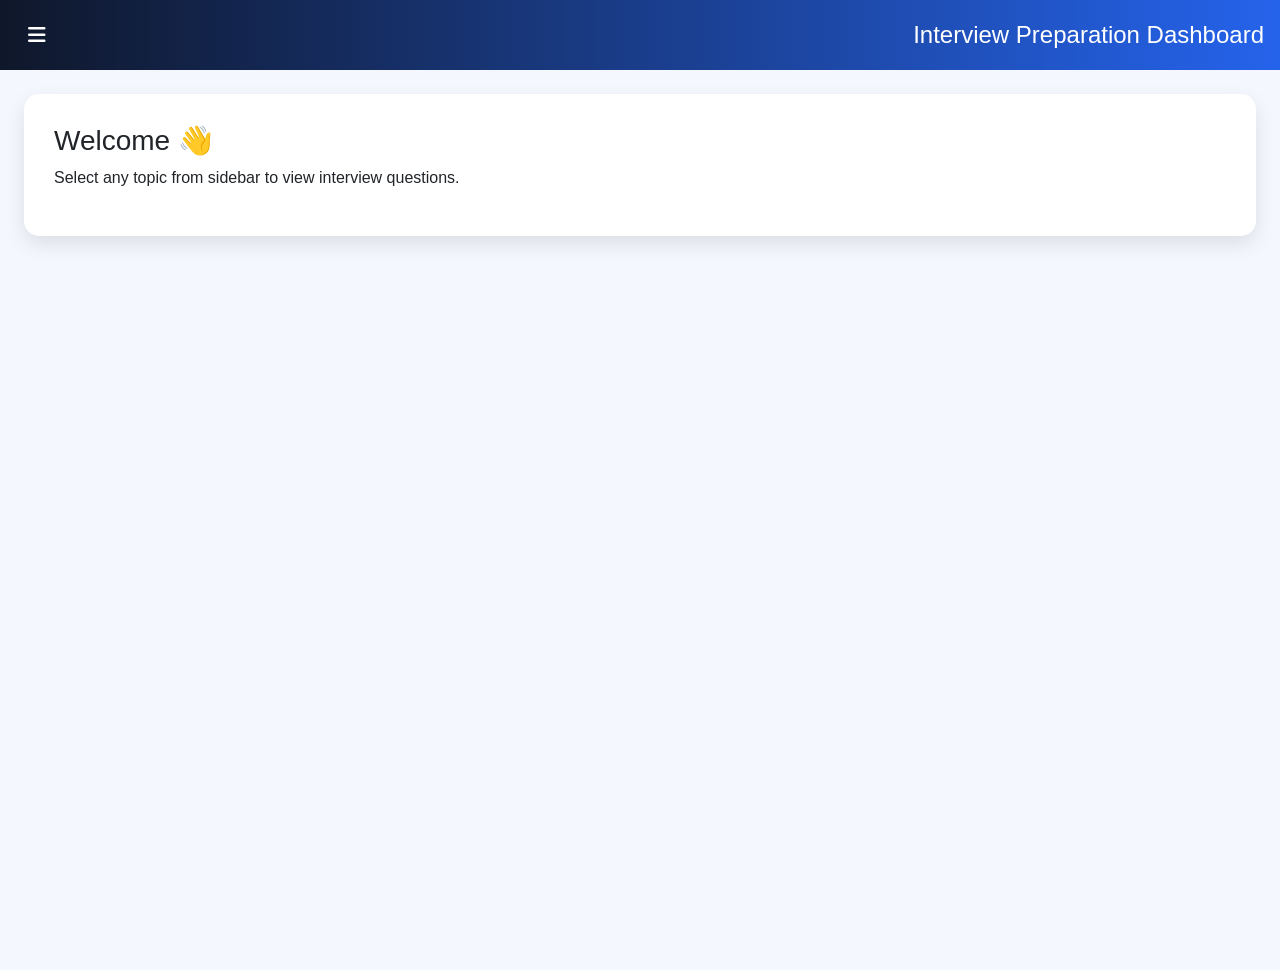
<file: index.html>
<!DOCTYPE html>
<html lang="en">
<head>
    <meta charset="UTF-8">
    <meta name="viewport" content="width=device-width, initial-scale=1.0">
    <title>Interview Dashboard</title>

    <!-- Bootstrap -->
    <link href="https://cdn.jsdelivr.net/npm/bootstrap@5.3.3/dist/css/bootstrap.min.css" rel="stylesheet">
    
    <!-- Font Awesome -->
    <link rel="stylesheet" href="https://cdnjs.cloudflare.com/ajax/libs/font-awesome/6.5.1/css/all.min.css">

    <!-- Custom CSS -->
    <link rel="stylesheet" href="style.css">
    
</head>
<body>

    <!-- HEADER -->
    <nav class="navbar navbar-dark top-header px-3">
        <button class="btn toggle-btn" id="menu-toggle">
            <i class="fas fa-bars"></i>
        </button>
        <h4 class="text-white mb-0">Interview Preparation Dashboard</h4>
    </nav>

    <div class="d-flex" id="wrapper">

        <!-- SIDEBAR -->
        <div class="sidebar" id="sidebar-wrapper">
            <div class="sidebar-heading">Topics</div>

            <div class="accordion" id="menuAccordion">

                <div class="accordion-item bg-transparent border-0">
                    <h2 class="accordion-header">
                        <button class="accordion-button collapsed menu-parent" type="button" data-bs-toggle="collapse" data-bs-target="#dotnetMenu">
                            <i class="fa-brands fa-microsoft me-2"></i> .NET Core / ASP.NET Core (Advanced)
                        </button>
                    </h2>
                    <div id="dotnetMenu" class="accordion-collapse collapse">
                        <div class="accordion-body p-0">
                            <a href="#" class="menu-child" onclick="loadTopic('BasicAdvance')">Basics → Advanced</a>
                            <a href="#" class="menu-child" onclick="loadTopic('middlewareorder')">Middleware Ordering</a>
                            <a href="#" class="menu-child" onclick="loadTopic('IEnumerable')">IEnumerable/IQueryable</a>
                        </div>
                    </div>
                </div>

                <div class="accordion-item bg-transparent border-0">
                    <h2 class="accordion-header">
                        <button class="accordion-button collapsed menu-parent" type="button" data-bs-toggle="collapse" data-bs-target="#sqlMenu">
                            <i class="fas fa-database me-2"></i> SQL Server
                        </button>
                    </h2>
                    <div id="sqlMenu" class="accordion-collapse collapse">
                        <div class="accordion-body p-0">
                            <a href="#" class="menu-child" onclick="loadTopic('joins')">SQL Joins</a>
                            <a href="#" class="menu-child" onclick="loadTopic('indexing')">Indexing</a>
                        </div>
                    </div>
                </div>

            </div>
        </div>

        <!-- PAGE CONTENT -->
        <div id="page-content-wrapper" class="container-fluid p-4">
            <div id="dashboardContent">
                <div class="welcome-box">
                    <h3>Welcome 👋</h3>
                    <p>Select any topic from sidebar to view interview questions.</p>
                </div>
            </div>
        </div>
    </div>

<script src="https://cdn.jsdelivr.net/npm/bootstrap@5.3.3/dist/js/bootstrap.bundle.min.js"></script>

<script>
    document.getElementById('menu-toggle').addEventListener('click', function() {
        document.getElementById('sidebar-wrapper').classList.toggle('collapsed');
    });

    const topicData = {
        BasicAdvance: {
            question: 'What happens internally when a request hits ASP.NET Core pipeline?',
            answer: `<div style="font-family: Arial; line-height: 1.6;"><h3>ASP.NET Core Request Pipeline Flow</h3>
  <ol>
    <li><b>Kestrel Server</b> receives the HTTP request and creates <b>HttpContext</b>.</li>
    
    <li><b>Middleware Pipeline</b> processes the request (Routing, Auth, etc.).</li>
    
    <li><b>Routing</b> identifies the correct endpoint (Controller/Action).</li>
    
    <li><b>Model Binding</b> converts request data (JSON) into C# objects.</li>
    
    <li><b>Dependency Injection</b> provides required services to controller.</li>
    
    <li><b>Controller Action</b> executes business logic.</li>
    
    <li><b>Response Creation</b> (object → JSON + status code).</li>
    
    <li><b>Response flows back</b> through middleware and is sent to client.</li>
  </ol>

  <p><b>Key Point:</b> Middleware execution is order-dependent and works in forward & reverse direction.</p>
</div>`,
            example: 'staticPages/requestpipeline.html'
        },
        middlewareorder: {
            question: 'Explain middleware ordering with real example.',
            answer: `Middleware is like a pipeline where request goes step by step.<br/>
👉 It runs top to bottom for request and bottom to top for response.<br/>
👉 Order matters — for example, authentication must come before authorization, otherwise it won’t work.`,
            example: 'staticPages/middleware.html'
        },
        IEnumerable: {
            question: 'Difference between IEnumerable, IQueryable, List (real DB impact)',
            answer: `👉 IEnumerable → gets all data from DB first, then filters in memory (slow for big data)<br/>
👉 IQueryable → applies filter in DB itself (fast & efficient)<br/>
👉 List → already executed result (data is fully loaded in memory)`,
            example: 'staticPages/ienumqueryable.html'
        },
        joins: {
            question: 'What are SQL Joins?',
            answer: 'SQL Joins combine rows from two or more tables based on related columns.',
            example: 'https://www.w3schools.com/sql/sql_join.asp'
        },
        indexing: {
            question: 'What is Indexing in SQL?',
            answer: 'Indexes improve speed of data retrieval operations on database tables.',
            example: 'https://www.w3schools.com/sql/sql_create_index.asp'
        }
    };
    
window.onload = function () {
    document.getElementById('sidebar-wrapper').classList.add('collapsed');
};
    function loadTopic(topic) {
        const data = topicData[topic];
        // ✅ Close only on small screens
    if (window.innerWidth < 768) {
        document.getElementById('sidebar-wrapper').classList.add('collapsed');
    }
        document.getElementById('dashboardContent').innerHTML = `
            <div class="card shadow-lg custom-card">
                <div class="card-header d-flex justify-content-between align-items-center">
                    <span>${data.question}</span>
                    <button class="btn btn-sm btn-light" data-bs-toggle="collapse" data-bs-target="#answerCollapse">
                        <i class="fas fa-chevron-down"></i>
                    </button>
                </div>
                <div id="answerCollapse" class="collapse show">
                    <div class="card-body">
                        <p>${data.answer}</p>
                        <a href="${data.example}" target="_blank" class="btn btn-primary btn-sm">
                            <i class="fas fa-code"></i> View Full Explanation
                        </a>
                    </div>
                </div>
            </div>
        `;
    }
</script>

</body>
</html>
</file>
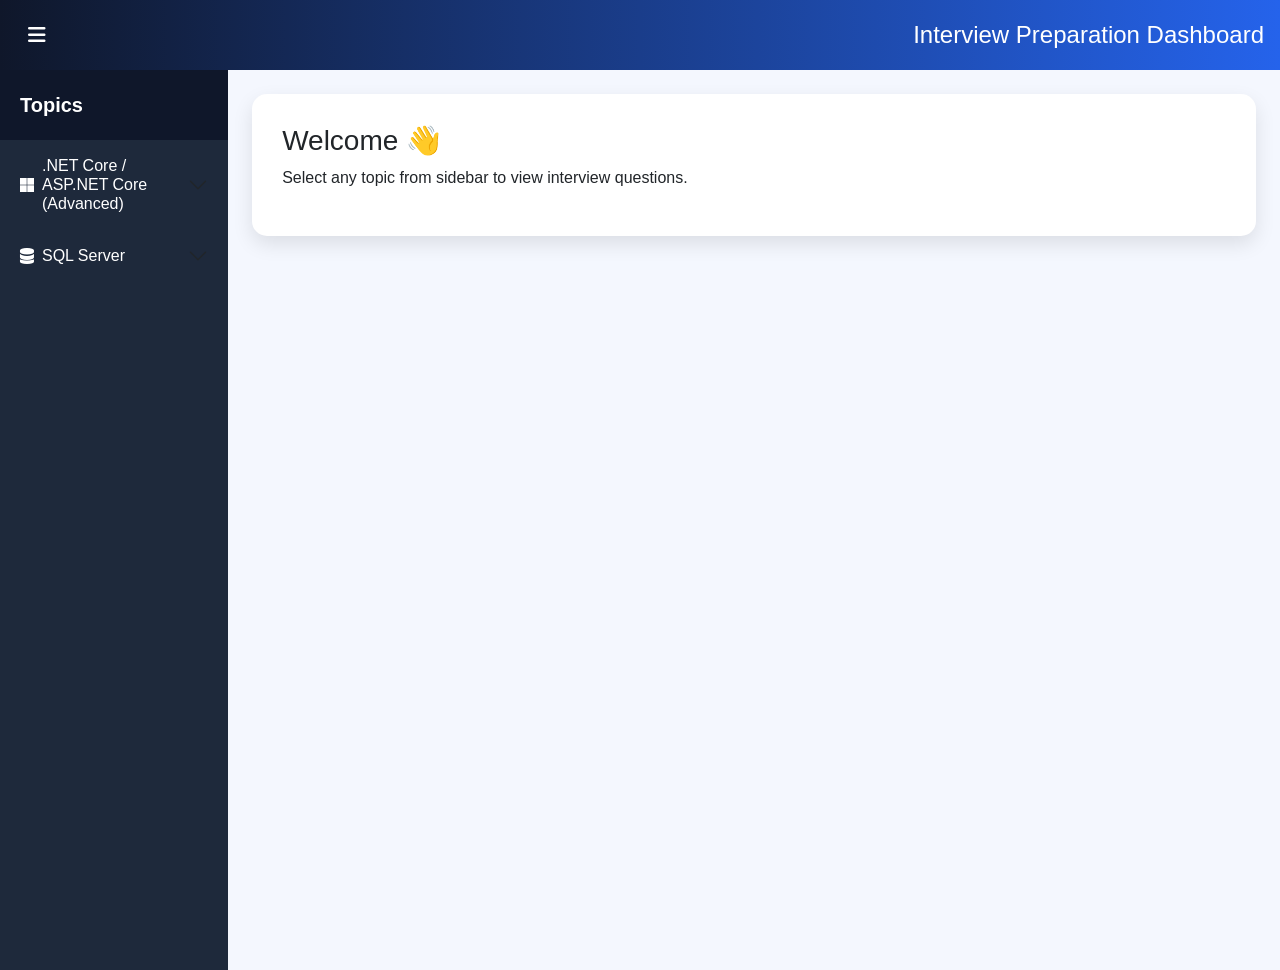
<file: NetlifyUploads/index.html>
<!DOCTYPE html>
<html lang="en">
<head>
    <meta charset="UTF-8">
    <meta name="viewport" content="width=device-width, initial-scale=1.0">
    <title>Interview Dashboard</title>

    <!-- Bootstrap -->
    <link href="https://cdn.jsdelivr.net/npm/bootstrap@5.3.3/dist/css/bootstrap.min.css" rel="stylesheet">
    
    <!-- Font Awesome -->
    <link rel="stylesheet" href="https://cdnjs.cloudflare.com/ajax/libs/font-awesome/6.5.1/css/all.min.css">

    <!-- Custom CSS -->
    <link rel="stylesheet" href="style.css">
    
</head>
<body>

    <!-- HEADER -->
    <nav class="navbar navbar-dark top-header px-3">
        <button class="btn toggle-btn" id="menu-toggle">
            <i class="fas fa-bars"></i>
        </button>
        <h4 class="text-white mb-0">Interview Preparation Dashboard</h4>
    </nav>

    <div class="d-flex" id="wrapper">

        <!-- SIDEBAR -->
        <div class="sidebar" id="sidebar-wrapper">
            <div class="sidebar-heading">Topics</div>

            <div class="accordion" id="menuAccordion">

                <div class="accordion-item bg-transparent border-0">
                    <h2 class="accordion-header">
                        <button class="accordion-button collapsed menu-parent" type="button" data-bs-toggle="collapse" data-bs-target="#dotnetMenu">
                            <i class="fa-brands fa-microsoft me-2"></i> .NET Core / ASP.NET Core (Advanced)
                        </button>
                    </h2>
                    <div id="dotnetMenu" class="accordion-collapse collapse">
                        <div class="accordion-body p-0">
                            <a href="#" class="menu-child" onclick="loadTopic('BasicAdvance')">Basics → Advanced</a>
                            <a href="#" class="menu-child" onclick="loadTopic('dependency')">Dependency Injection</a>
                            <a href="#" class="menu-child" onclick="loadTopic('routing')">Routing</a>
                        </div>
                    </div>
                </div>

                <div class="accordion-item bg-transparent border-0">
                    <h2 class="accordion-header">
                        <button class="accordion-button collapsed menu-parent" type="button" data-bs-toggle="collapse" data-bs-target="#sqlMenu">
                            <i class="fas fa-database me-2"></i> SQL Server
                        </button>
                    </h2>
                    <div id="sqlMenu" class="accordion-collapse collapse">
                        <div class="accordion-body p-0">
                            <a href="#" class="menu-child" onclick="loadTopic('joins')">SQL Joins</a>
                            <a href="#" class="menu-child" onclick="loadTopic('indexing')">Indexing</a>
                        </div>
                    </div>
                </div>

            </div>
        </div>

        <!-- PAGE CONTENT -->
        <div id="page-content-wrapper" class="container-fluid p-4">
            <div id="dashboardContent">
                <div class="welcome-box">
                    <h3>Welcome 👋</h3>
                    <p>Select any topic from sidebar to view interview questions.</p>
                </div>
            </div>
        </div>
    </div>

<script src="https://cdn.jsdelivr.net/npm/bootstrap@5.3.3/dist/js/bootstrap.bundle.min.js"></script>

<script>
    document.getElementById('menu-toggle').addEventListener('click', function() {
        document.getElementById('sidebar-wrapper').classList.toggle('collapsed');
    });

    const topicData = {
        BasicAdvance: {
            question: 'What happens internally when a request hits ASP.NET Core pipeline?',
            answer: `<div style="font-family: Arial; line-height: 1.6;"><h3>ASP.NET Core Request Pipeline Flow</h3>
  <ol>
    <li><b>Kestrel Server</b> receives the HTTP request and creates <b>HttpContext</b>.</li>
    
    <li><b>Middleware Pipeline</b> processes the request (Routing, Auth, etc.).</li>
    
    <li><b>Routing</b> identifies the correct endpoint (Controller/Action).</li>
    
    <li><b>Model Binding</b> converts request data (JSON) into C# objects.</li>
    
    <li><b>Dependency Injection</b> provides required services to controller.</li>
    
    <li><b>Controller Action</b> executes business logic.</li>
    
    <li><b>Response Creation</b> (object → JSON + status code).</li>
    
    <li><b>Response flows back</b> through middleware and is sent to client.</li>
  </ol>

  <p><b>Key Point:</b> Middleware execution is order-dependent and works in forward & reverse direction.</p>
</div>`,
            example: 'staticPages/requestpipeline.html'
        },
        dependency: {
            question: 'What is Dependency Injection?',
            answer: 'Dependency Injection is design pattern used to achieve Inversion of Control between classes and dependencies.',
            example: 'https://learn.microsoft.com/en-us/dotnet/core/extensions/dependency-injection'
        },
        routing: {
            question: 'What is Routing in ASP.NET Core?',
            answer: 'Routing maps incoming requests to controller actions or endpoints.',
            example: 'https://learn.microsoft.com/en-us/aspnet/core/fundamentals/routing/'
        },
        joins: {
            question: 'What are SQL Joins?',
            answer: 'SQL Joins combine rows from two or more tables based on related columns.',
            example: 'https://www.w3schools.com/sql/sql_join.asp'
        },
        indexing: {
            question: 'What is Indexing in SQL?',
            answer: 'Indexes improve speed of data retrieval operations on database tables.',
            example: 'https://www.w3schools.com/sql/sql_create_index.asp'
        }
    };

    function loadTopic(topic) {
        const data = topicData[topic];
        document.getElementById('dashboardContent').innerHTML = `
            <div class="card shadow-lg custom-card">
                <div class="card-header d-flex justify-content-between align-items-center">
                    <span>${data.question}</span>
                    <button class="btn btn-sm btn-light" data-bs-toggle="collapse" data-bs-target="#answerCollapse">
                        <i class="fas fa-chevron-down"></i>
                    </button>
                </div>
                <div id="answerCollapse" class="collapse show">
                    <div class="card-body">
                        <p>${data.answer}</p>
                        <a href="${data.example}" target="_blank" class="btn btn-primary btn-sm">
                            <i class="fas fa-code"></i> View Code Example
                        </a>
                    </div>
                </div>
            </div>
        `;
    }
</script>

</body>
</html>
</file>
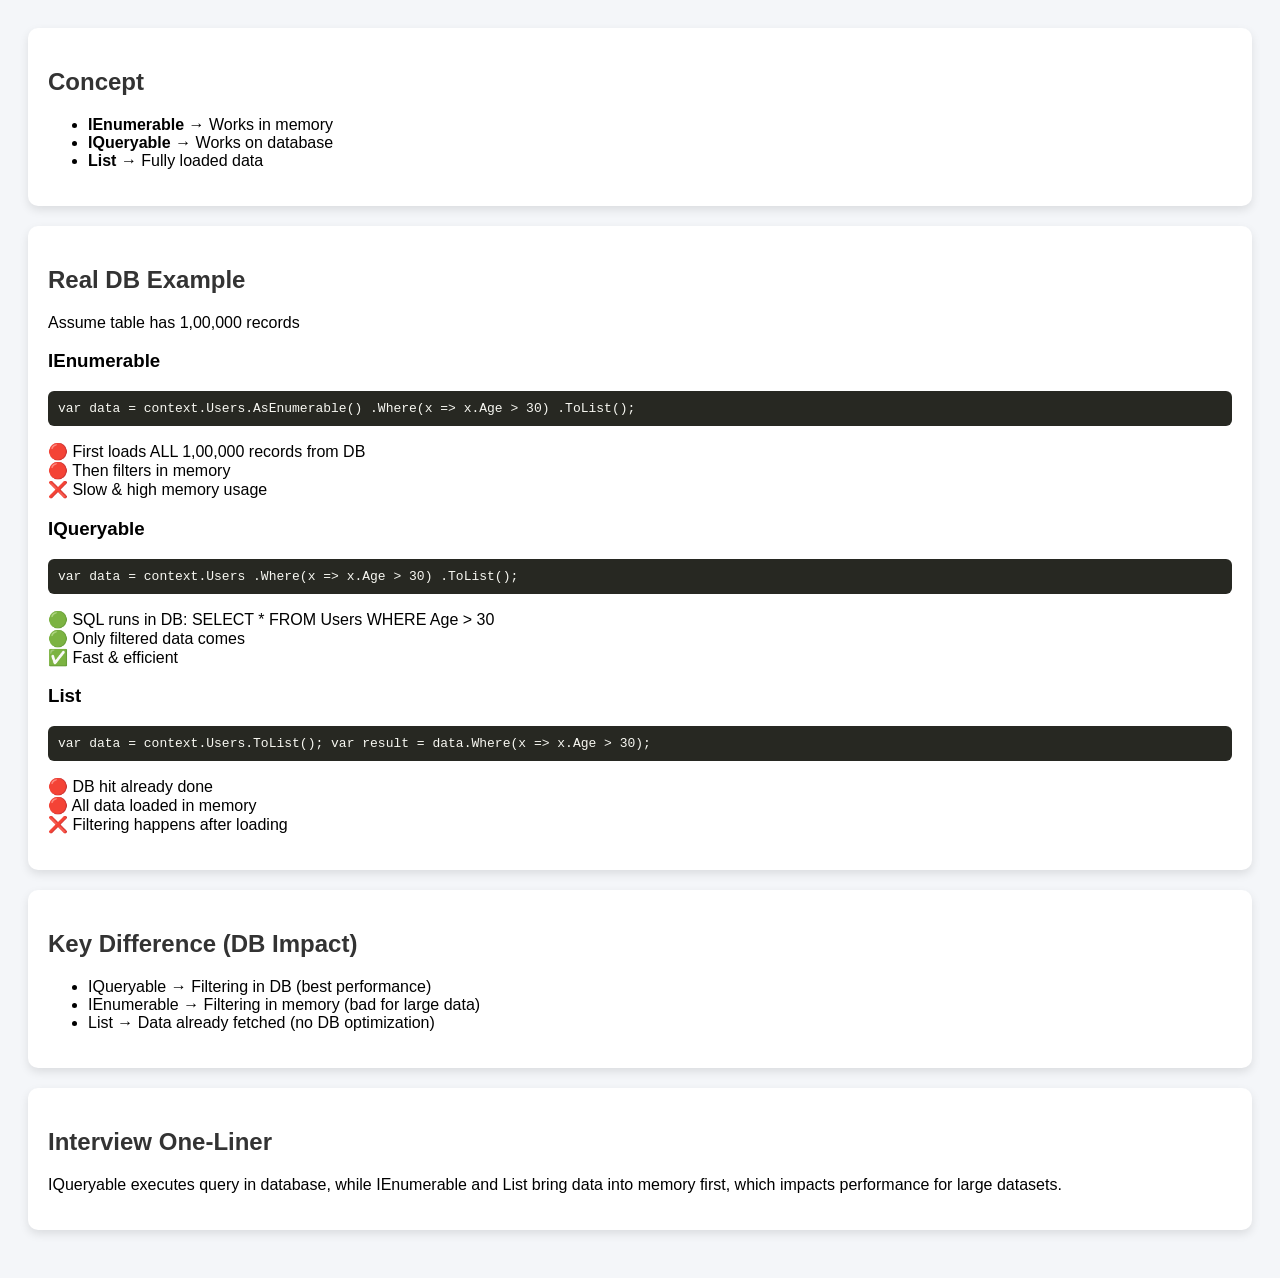
<file: staticPages/ienumqueryable.html>
<!DOCTYPE html>
<html lang="en">
<head>
    <meta charset="UTF-8">
    <title>IEnumerable vs IQueryable vs List</title>
    <style>
        body { font-family: Arial; background:#f4f6f9; padding:20px; }
        .card { background:#fff; padding:20px; margin-bottom:20px; border-radius:10px; box-shadow:0 4px 10px rgba(0,0,0,0.1); }
        h2 { color:#333; }
        code { display:block; background:#272822; color:#f8f8f2; padding:10px; border-radius:6px; }
    </style>
</head>
<body>

<div class="card">
    <h2>Concept</h2>
    <ul>
        <li><strong>IEnumerable</strong> → Works in memory</li>
        <li><strong>IQueryable</strong> → Works on database</li>
        <li><strong>List</strong> → Fully loaded data</li>
    </ul>
</div>

<div class="card">
    <h2>Real DB Example</h2>
    <p>Assume table has 1,00,000 records</p>

    <h3>IEnumerable</h3>
    <code>
var data = context.Users.AsEnumerable()
                        .Where(x => x.Age > 30)
                        .ToList();
    </code>
    <p>
        🔴 First loads ALL 1,00,000 records from DB <br>
        🔴 Then filters in memory <br>
        ❌ Slow & high memory usage
    </p>

    <h3>IQueryable</h3>
    <code>
var data = context.Users
                        .Where(x => x.Age > 30)
                        .ToList();
    </code>
    <p>
        🟢 SQL runs in DB: SELECT * FROM Users WHERE Age > 30 <br>
        🟢 Only filtered data comes <br>
        ✅ Fast & efficient
    </p>

    <h3>List</h3>
    <code>
var data = context.Users.ToList();
var result = data.Where(x => x.Age > 30);
    </code>
    <p>
        🔴 DB hit already done <br>
        🔴 All data loaded in memory <br>
        ❌ Filtering happens after loading
    </p>
</div>

<div class="card">
    <h2>Key Difference (DB Impact)</h2>
    <ul>
        <li>IQueryable → Filtering in DB (best performance)</li>
        <li>IEnumerable → Filtering in memory (bad for large data)</li>
        <li>List → Data already fetched (no DB optimization)</li>
    </ul>
</div>

<div class="card">
    <h2>Interview One-Liner</h2>
    <p>
        IQueryable executes query in database, while IEnumerable and List bring data into memory first, 
        which impacts performance for large datasets.
    </p>
</div>

</body>
</html>
</file>
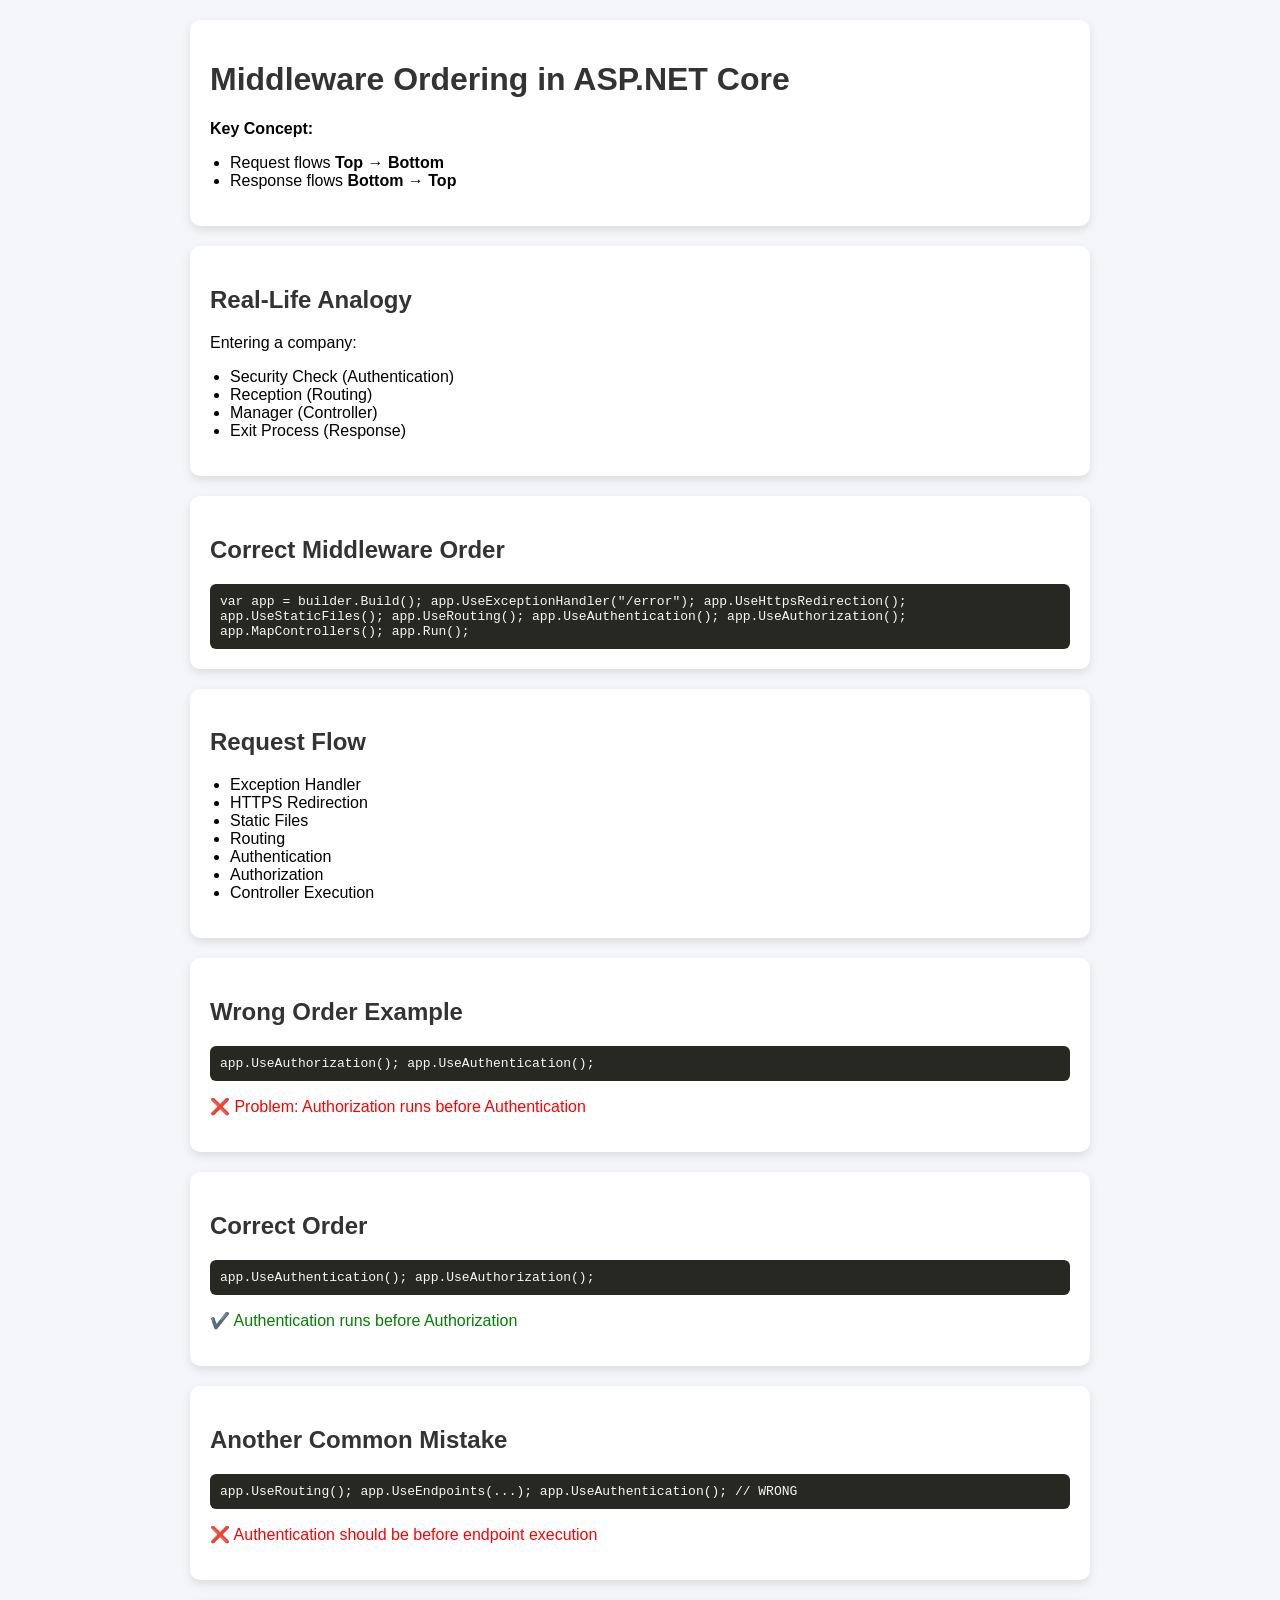
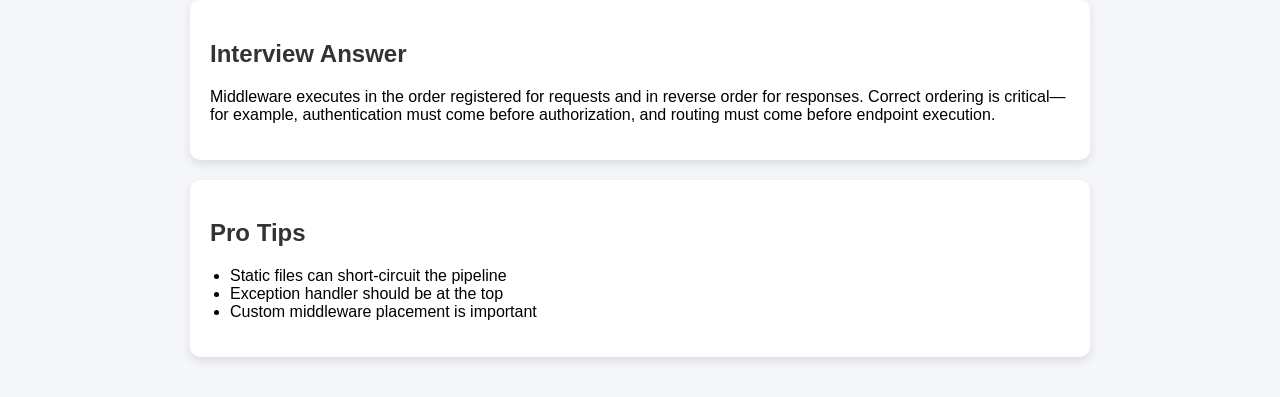
<file: staticPages/middleware.html>
<!DOCTYPE html>
<html lang="en">
<head>
    <meta charset="UTF-8">
    <meta name="viewport" content="width=device-width, initial-scale=1.0">
    <title>Middleware Ordering in ASP.NET Core</title>
    <style>
        body {
            font-family: Arial, sans-serif;
            background: #f4f6f9;
            margin: 0;
            padding: 20px;
        }
        .container {
            max-width: 900px;
            margin: auto;
        }
        .card {
            background: white;
            border-radius: 10px;
            padding: 20px;
            margin-bottom: 20px;
            box-shadow: 0 4px 10px rgba(0,0,0,0.1);
        }
        h1, h2 {
            color: #333;
        }
        code {
            background: #272822;
            color: #f8f8f2;
            display: block;
            padding: 10px;
            border-radius: 6px;
            overflow-x: auto;
        }
        .good { color: green; }
        .bad { color: red; }
        ul {
            padding-left: 20px;
        }
    </style>
</head>
<body>

<div class="container">

    <div class="card">
        <h1>Middleware Ordering in ASP.NET Core</h1>
        <p><strong>Key Concept:</strong></p>
        <ul>
            <li>Request flows <strong>Top → Bottom</strong></li>
            <li>Response flows <strong>Bottom → Top</strong></li>
        </ul>
    </div>

    <div class="card">
        <h2>Real-Life Analogy</h2>
        <p>Entering a company:</p>
        <ul>
            <li>Security Check (Authentication)</li>
            <li>Reception (Routing)</li>
            <li>Manager (Controller)</li>
            <li>Exit Process (Response)</li>
        </ul>
    </div>

    <div class="card">
        <h2>Correct Middleware Order</h2>
        <code>
var app = builder.Build();

app.UseExceptionHandler("/error");  
app.UseHttpsRedirection();         
app.UseStaticFiles();              
app.UseRouting();                  
app.UseAuthentication();           
app.UseAuthorization();            
app.MapControllers();              

app.Run();
        </code>
    </div>

    <div class="card">
        <h2>Request Flow</h2>
        <ul>
            <li>Exception Handler</li>
            <li>HTTPS Redirection</li>
            <li>Static Files</li>
            <li>Routing</li>
            <li>Authentication</li>
            <li>Authorization</li>
            <li>Controller Execution</li>
        </ul>
    </div>

    <div class="card">
        <h2>Wrong Order Example</h2>
        <code>
app.UseAuthorization();
app.UseAuthentication();
        </code>
        <p class="bad">❌ Problem: Authorization runs before Authentication</p>
    </div>

    <div class="card">
        <h2>Correct Order</h2>
        <code>
app.UseAuthentication();
app.UseAuthorization();
        </code>
        <p class="good">✔️ Authentication runs before Authorization</p>
    </div>

    <div class="card">
        <h2>Another Common Mistake</h2>
        <code>
app.UseRouting();
app.UseEndpoints(...);
app.UseAuthentication(); // WRONG
        </code>
        <p class="bad">❌ Authentication should be before endpoint execution</p>
    </div>

    <div class="card">
        <h2>Interview Answer</h2>
        <p>
            Middleware executes in the order registered for requests and in reverse order for responses. 
            Correct ordering is critical—for example, authentication must come before authorization, 
            and routing must come before endpoint execution.
        </p>
    </div>

    <div class="card">
        <h2>Pro Tips</h2>
        <ul>
            <li>Static files can short-circuit the pipeline</li>
            <li>Exception handler should be at the top</li>
            <li>Custom middleware placement is important</li>
        </ul>
    </div>

</div>

</body>
</html>
</file>
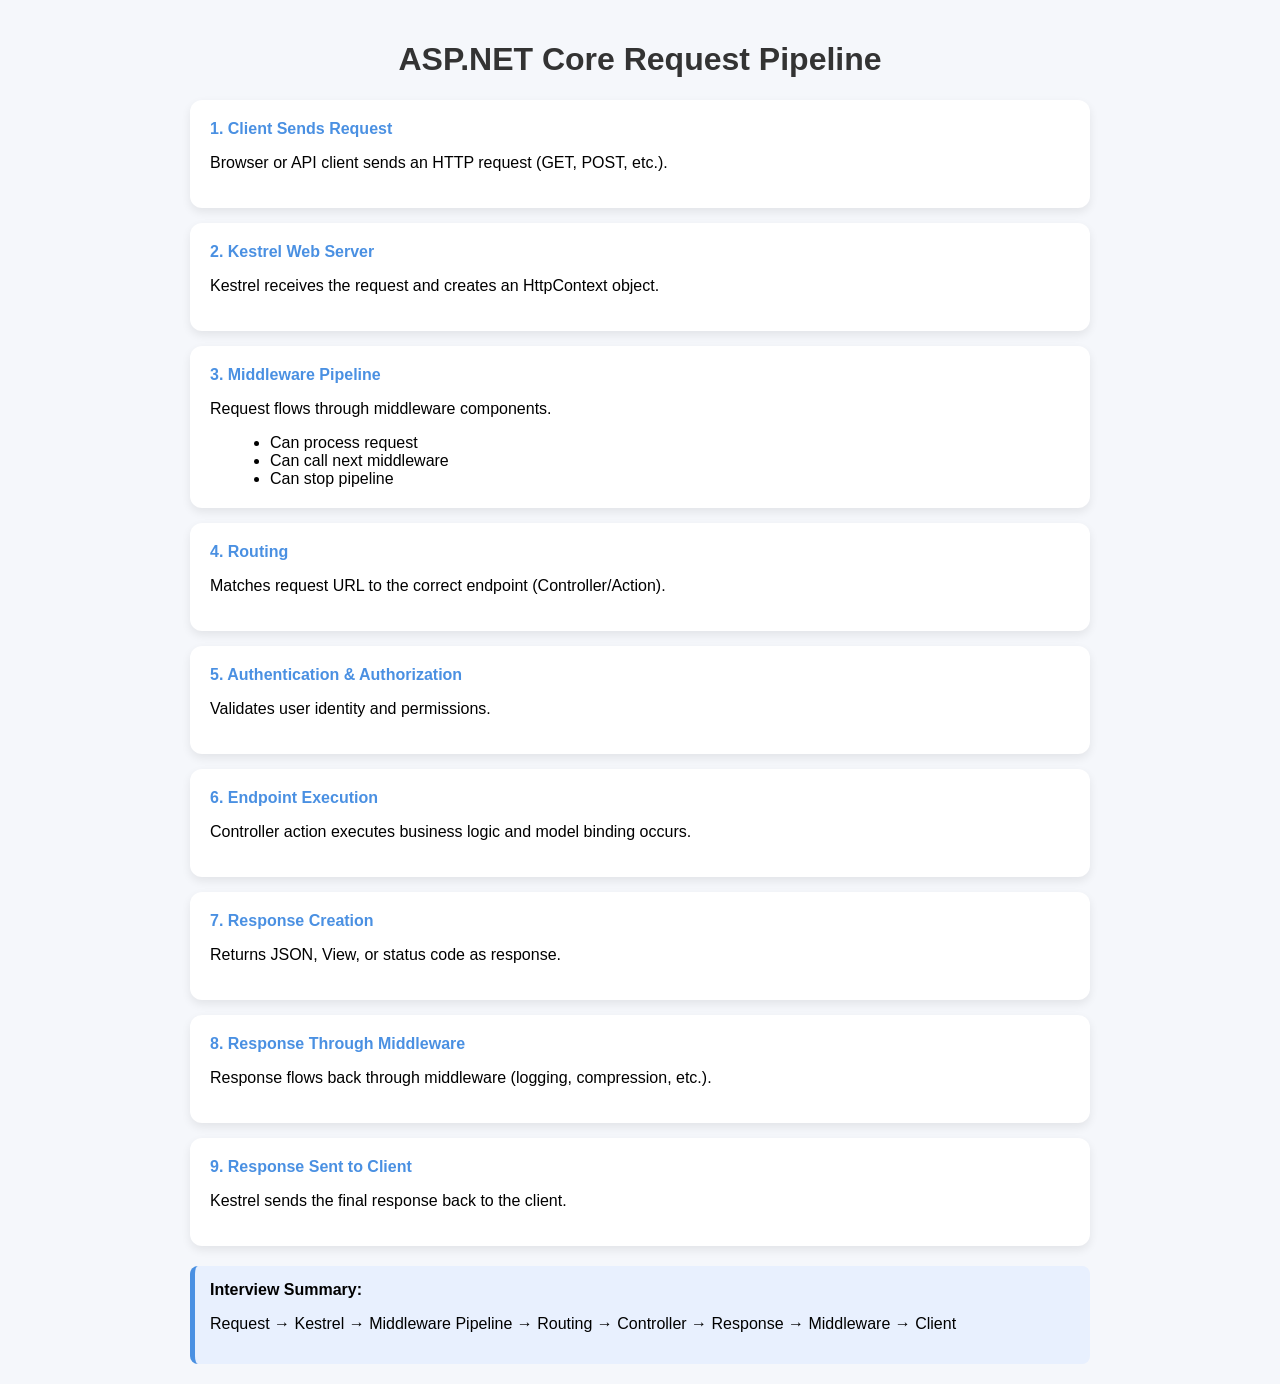
<file: staticPages/requestpipeline.html>
<!DOCTYPE html>
<html lang="en">
<head>
  <meta charset="UTF-8">
  <meta name="viewport" content="width=device-width, initial-scale=1.0">
  <title>ASP.NET Core Request Pipeline</title>
  <style>
    body {
      font-family: Arial, sans-serif;
      background: #f5f7fb;
      margin: 0;
      padding: 20px;
    }
    .container {
      max-width: 900px;
      margin: auto;
    }
    h1 {
      text-align: center;
      color: #333;
    }
    .card {
      background: #fff;
      border-radius: 12px;
      padding: 20px;
      margin: 15px 0;
      box-shadow: 0 4px 10px rgba(0,0,0,0.08);
      transition: transform 0.2s;
    }
    .card:hover {
      transform: translateY(-3px);
    }
    .step {
      font-weight: bold;
      color: #4a90e2;
    }
    .summary {
      background: #e8f0fe;
      border-left: 5px solid #4a90e2;
      padding: 15px;
      border-radius: 8px;
      margin-top: 20px;
    }
    ul {
      margin: 10px 0 0 20px;
    }
  </style>
</head>
<body>
  <div class="container">
    <h1>ASP.NET Core Request Pipeline</h1>

    <div class="card">
      <div class="step">1. Client Sends Request</div>
      <p>Browser or API client sends an HTTP request (GET, POST, etc.).</p>
    </div>

    <div class="card">
      <div class="step">2. Kestrel Web Server</div>
      <p>Kestrel receives the request and creates an HttpContext object.</p>
    </div>

    <div class="card">
      <div class="step">3. Middleware Pipeline</div>
      <p>Request flows through middleware components.</p>
      <ul>
        <li>Can process request</li>
        <li>Can call next middleware</li>
        <li>Can stop pipeline</li>
      </ul>
    </div>

    <div class="card">
      <div class="step">4. Routing</div>
      <p>Matches request URL to the correct endpoint (Controller/Action).</p>
    </div>

    <div class="card">
      <div class="step">5. Authentication & Authorization</div>
      <p>Validates user identity and permissions.</p>
    </div>

    <div class="card">
      <div class="step">6. Endpoint Execution</div>
      <p>Controller action executes business logic and model binding occurs.</p>
    </div>

    <div class="card">
      <div class="step">7. Response Creation</div>
      <p>Returns JSON, View, or status code as response.</p>
    </div>

    <div class="card">
      <div class="step">8. Response Through Middleware</div>
      <p>Response flows back through middleware (logging, compression, etc.).</p>
    </div>

    <div class="card">
      <div class="step">9. Response Sent to Client</div>
      <p>Kestrel sends the final response back to the client.</p>
    </div>

    <div class="summary">
      <strong>Interview Summary:</strong>
      <p>
        Request → Kestrel → Middleware Pipeline → Routing → Controller → Response → Middleware → Client
      </p>
    </div>

  </div>
</body>
</html>
</file>
<file: style.css>
body {
    background: #f4f7fe;
    font-family: 'Segoe UI', sans-serif;
}

.top-header {
    background: linear-gradient(90deg, #0f172a, #2563eb);
    height: 70px;
}

.toggle-btn {
    color: white;
    border: none;
    font-size: 20px;
}

#wrapper {
    min-height: calc(100vh - 70px);
}

.sidebar {
    width: 280px;
    background: #1e293b;
    color: white;
    transition: all 0.3s;
    min-height: 100vh;
}

.sidebar.collapsed {
    margin-left: -280px;
}

.sidebar-heading {
    padding: 20px;
    font-size: 20px;
    font-weight: bold;
    background: #0f172a;
}

.menu-parent {
    background: transparent !important;
    color: white !important;
}

.menu-child {
    display: block;
    padding: 12px 25px;
    color: #cbd5e1;
    text-decoration: none;
}

.menu-child:hover {
    background: #334155;
    color: white;
}

.custom-card {
    border-radius: 15px;
    overflow: hidden;
}

.custom-card .card-header {
    background: linear-gradient(90deg, #2563eb, #7c3aed);
    color: white;
    font-weight: bold;
}

.welcome-box {
    background: white;
    padding: 30px;
    border-radius: 15px;
    box-shadow: 0px 8px 20px rgba(0,0,0,0.1);
}

@media (max-width: 768px) {
    .sidebar {
        position: absolute;
        z-index: 999;
        height: 100%;
    }

    .sidebar.collapsed {
        margin-left: -280px;
    }

    #page-content-wrapper {
        width: 100%;
    }
}
</file>
<file: NetlifyUploads/style.css>
body {
    background: #f4f7fe;
    font-family: 'Segoe UI', sans-serif;
}

.top-header {
    background: linear-gradient(90deg, #0f172a, #2563eb);
    height: 70px;
}

.toggle-btn {
    color: white;
    border: none;
    font-size: 20px;
}

#wrapper {
    min-height: calc(100vh - 70px);
}

.sidebar {
    width: 280px;
    background: #1e293b;
    color: white;
    transition: all 0.3s;
    min-height: 100vh;
}

.sidebar.collapsed {
    margin-left: -280px;
}

.sidebar-heading {
    padding: 20px;
    font-size: 20px;
    font-weight: bold;
    background: #0f172a;
}

.menu-parent {
    background: transparent !important;
    color: white !important;
}

.menu-child {
    display: block;
    padding: 12px 25px;
    color: #cbd5e1;
    text-decoration: none;
}

.menu-child:hover {
    background: #334155;
    color: white;
}

.custom-card {
    border-radius: 15px;
    overflow: hidden;
}

.custom-card .card-header {
    background: linear-gradient(90deg, #2563eb, #7c3aed);
    color: white;
    font-weight: bold;
}

.welcome-box {
    background: white;
    padding: 30px;
    border-radius: 15px;
    box-shadow: 0px 8px 20px rgba(0,0,0,0.1);
}

@media (max-width: 768px) {
    .sidebar {
        position: absolute;
        z-index: 999;
        height: 100%;
    }

    .sidebar.collapsed {
        margin-left: -280px;
    }

    #page-content-wrapper {
        width: 100%;
    }
}
</file>
